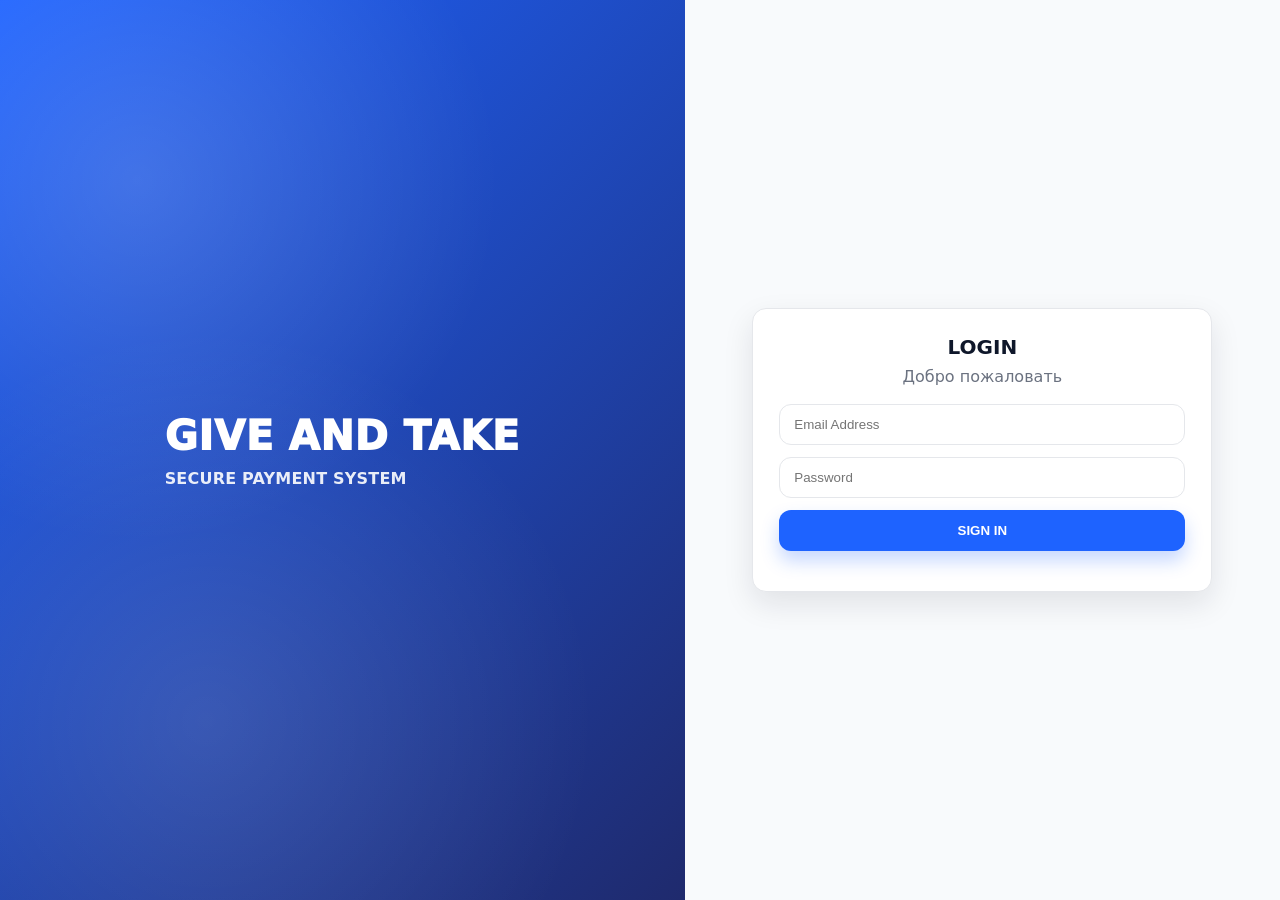
<file: index.html>
<!doctype html>
<html lang="ru">
  <head>
    <meta charset="UTF-8" />
    <meta name="viewport" content="width=device-width, initial-scale=1.0" />
    <title data-title="brand.name">Give And Take — Login</title>
    <link rel="stylesheet" href="./assets/styles.css" />
  </head>
  <body>
    <div class="login-shell">
      <section class="login-left">
        <div>
          <div class="logo" data-t="brand.name">GIVE AND TAKE</div>
          <div class="tag" data-t="brand.tagline">SECURE PAYMENT SYSTEM</div>
        </div>
      </section>

      <section class="login-right">
        <div class="card login-card">
          <h2 data-t="login.title">LOGIN</h2>
          <div class="sub" data-t="login.welcome">Добро пожаловать</div>

          <form id="loginForm" class="stack" autocomplete="on">
            <input class="input" name="email" type="email" data-ph="login.emailPlaceholder" placeholder="Email Address" required />
            <input class="input" name="password" type="password" data-ph="login.passwordPlaceholder" placeholder="Password" required />
            <button class="btn" type="submit" style="width: 100%" data-t="login.signIn">SIGN IN</button>
            <div id="msg" class="error" style="display:none"></div>
          </form>

          <div class="muted" style="margin-top: 14px; font-size: 12px; line-height: 1.4">
          </div>
        </div>
      </section>
    </div>

    <script type="module">
      import { applyContent, getSession, loginWithTxt } from './assets/app.js';

      await applyContent();

      const existing = getSession();
      if (existing) window.location.href = './home.html';

      const form = document.getElementById('loginForm');
      const msg = document.getElementById('msg');

      function showError(text) {
        msg.textContent = text;
        msg.style.display = 'block';
      }

      form.addEventListener('submit', async (e) => {
        e.preventDefault();
        msg.style.display = 'none';
        const fd = new FormData(form);
        const email = String(fd.get('email') || '').trim();
        const password = String(fd.get('password') || '');

        try {
          const res = await loginWithTxt(email, password);
          if (!res.ok) return showError(res.message);
          window.location.href = './home.html';
        } catch (err) {
          showError(err?.message || 'Ошибка входа');
        }
      });
    </script>
  </body>
</html>
</file>
<file: assets/styles.css>
:root{
  --bg:#f5f7fb;
  --panel:#ffffff;
  --muted:#6b7280;
  --text:#0f172a;
  --primary:#1e63ff;
  --primary-2:#1451e6;
  --border:#e5e7eb;
  --shadow:0 12px 30px rgba(15, 23, 42, .10);
  --radius:14px;
}
*{box-sizing:border-box}
html,body{height:100%}
body{
  margin:0;
  font-family: ui-sans-serif, system-ui, -apple-system, Segoe UI, Roboto, Arial, "Apple Color Emoji","Segoe UI Emoji";
  color:var(--text);
  background:var(--bg);
}
a{color:inherit;text-decoration:none}
.container{max-width:1100px;margin:0 auto;padding:24px}
.btn{
  display:inline-flex;align-items:center;justify-content:center;gap:10px;
  padding:12px 18px;border-radius:12px;border:1px solid transparent;
  background:var(--primary);color:#fff;font-weight:700;cursor:pointer;
  box-shadow:0 10px 18px rgba(30,99,255,.25);
}
.btn:hover{background:var(--primary-2)}
.btn.secondary{background:#eef2ff;color:#1e3a8a;border-color:#dbeafe;box-shadow:none}
.btn.danger{background:#ef4444}
.btn.danger:hover{background:#dc2626}
.input{
  width:100%;
  padding:12px 14px;
  border:1px solid var(--border);
  border-radius:12px;
  outline:none;
  background:#fff;
}
.input:focus{border-color:#93c5fd;box-shadow:0 0 0 4px rgba(147,197,253,.35)}
.card{
  background:var(--panel);
  border:1px solid var(--border);
  border-radius:var(--radius);
  box-shadow:var(--shadow);
}
.grid{display:grid;gap:16px}
.grid.cols-2{grid-template-columns:repeat(2,minmax(0,1fr))}
.muted{color:var(--muted)}
.pill{
  font-size:12px;font-weight:700;
  padding:6px 10px;border-radius:999px;
  background:#eef2ff;color:#1e3a8a;
  border:1px solid #dbeafe;
}
.layout{display:grid;grid-template-columns:260px 1fr;min-height:100vh}
.sidebar{
  background:#fff;
  border-right:1px solid var(--border);
  padding:22px 16px;
}
.brand{
  font-weight:900;letter-spacing:.4px;
  font-size:20px;margin:6px 10px 18px;
}
.nav{display:flex;flex-direction:column;gap:6px;margin-top:10px}
.nav a{
  display:flex;align-items:center;justify-content:space-between;
  padding:10px 12px;border-radius:12px;color:#334155;
}
.nav a:hover{background:#f1f5f9}
.nav a.active{background:#eef2ff;color:#1e3a8a}
.nav .left{display:flex;align-items:center;gap:10px}
.nav .icon{
  width:26px;height:26px;border-radius:8px;
  display:grid;place-items:center;
  background:#f1f5f9;border:1px solid #e2e8f0;
  font-size:13px;
}
.content{display:flex;flex-direction:column}
.topbar{
  background:#fff;border-bottom:1px solid var(--border);
  padding:14px 22px;display:flex;align-items:center;justify-content:space-between;
}
.topbar .right{display:flex;align-items:center;gap:14px}
.topbar .logout{
  font-size:12px;font-weight:800;
  padding:8px 10px;border-radius:10px;border:1px solid #fecaca;
  background:#fff;color:#b91c1c;cursor:pointer;
}
.mobile-nav-toggle{display:none}
.page{padding:22px}
.page h1{margin:0 0 14px;font-size:22px}
.stats{display:grid;gap:14px;grid-template-columns:repeat(2,minmax(0,1fr));max-width:520px}
.stat{
  padding:14px 14px;border-radius:14px;
  border:1px solid var(--border);background:#fff;
}
.stat .k{font-size:12px;color:var(--muted);font-weight:700}
.stat .v{font-size:26px;font-weight:900;margin-top:6px;color:var(--primary)}
.table{
  width:100%;
  border-collapse:separate;border-spacing:0;
  overflow:hidden;border-radius:14px;
  border:1px solid var(--border);
  background:#fff;
}
.table th,.table td{
  text-align:left;
  padding:12px 12px;
  border-bottom:1px solid var(--border);
  font-size:13px;
}
.table th{color:#475569;background:#f8fafc;font-weight:900;font-size:12px}
.table tr:last-child td{border-bottom:none}
.tabs{display:flex;gap:10px;flex-wrap:wrap}
.tab{
  padding:10px 12px;border-radius:12px;
  background:#fff;border:1px solid var(--border);
  font-weight:900;font-size:12px;color:#334155;cursor:pointer;
}
.tab.active{background:#eef2ff;border-color:#dbeafe;color:#1e3a8a}
.modal-backdrop{
  position:fixed;inset:0;background:rgba(15,23,42,.55);
  display:none;align-items:center;justify-content:center;
  padding:18px;
}
.modal-backdrop.open{display:flex}
.modal{
  width:min(620px, 100%);
  background:#fff;border-radius:18px;box-shadow:var(--shadow);
  border:1px solid rgba(255,255,255,.35);
}
.modal header{
  padding:14px 16px;border-bottom:1px solid var(--border);
  font-weight:1000;text-align:center;
}
.modal .body{padding:16px}
.form-grid{display:grid;gap:12px;grid-template-columns:1fr 1fr}
.form-grid .full{grid-column:1 / -1}
.actions{display:flex;gap:12px;justify-content:center;padding:16px;border-top:1px solid var(--border)}
.login-shell{
  min-height:100vh;
  display:grid;
  grid-template-columns:1.15fr 1fr;
}
.login-left{
  background: radial-gradient(circle at 20% 20%, rgba(255,255,255,.16), transparent 40%),
              radial-gradient(circle at 30% 80%, rgba(255,255,255,.12), transparent 45%),
              linear-gradient(135deg, #1e63ff, #1f2a6d);
  color:#fff;
  display:flex;
  align-items:center;
  justify-content:center;
  padding:32px;
}
.login-left .logo{
  font-weight:1000;
  font-size:40px;
  letter-spacing:.8px;
}
.login-left .tag{opacity:.9;margin-top:10px;font-weight:700;letter-spacing:.2px}
.login-right{
  background:#f8fafc;
  display:flex;align-items:center;justify-content:center;
  padding:32px;
}
.login-card{width:min(460px,100%);padding:26px}
.login-card h2{margin:0;font-size:20px;text-align:center}
.login-card .sub{margin:8px 0 18px;text-align:center;color:var(--muted)}
.login-card .stack{display:grid;gap:12px}
.error{color:#b91c1c;font-weight:800;font-size:13px;margin-top:8px}
.success{color:#047857;font-weight:800;font-size:13px;margin-top:8px}
@media (max-width: 980px){
  .layout{grid-template-columns:1fr}
  .sidebar{position:sticky;top:0;z-index:10}
  .topbar{padding:10px 14px;font-size:13px}
  .page{padding:14px}
  .login-shell{grid-template-columns:1fr}
  .login-left{min-height:220px}
  .stats{grid-template-columns:1fr}
  .form-grid{grid-template-columns:1fr}
}

@media (max-width: 640px){
  html,body{font-size:13px;overflow-x:visible}
  .layout{width:100%}
  .content{width:100%}
  .mobile-nav-toggle{
    display:inline-flex;
    align-items:center;
    justify-content:center;
    width:42px;
    height:42px;
    border-radius:12px;
    border:1px solid var(--border);
    background:#fff;
    cursor:pointer;
    font-weight:1000;
    line-height:1;
  }

  /* topbar всегда сверху */
  .topbar{
    position:fixed;
    top:env(safe-area-inset-top);
    left:0;
    right:0;
    z-index:150;
  }
  .content{padding-top:calc(64px + env(safe-area-inset-top))}

  /* mobile nav (без fixed-оверлея, но чтобы не сдвигал верстку) */
  .sidebar{
    display:none;
    position:relative;
    z-index:auto;
    left:auto;
    right:auto;
    top:auto;
    background:#fff;
    border-right:none;
    border-bottom:1px solid var(--border);
    padding:12px 10px;
    max-height:none;
    overflow:visible;
    overflow-x:hidden;
    width:100%;
  }
  .sidebar.open{display:block}

  .brand{font-size:18px;margin:4px 6px 10px}
  .nav{
    flex-direction:column;
    gap:6px;
    padding-bottom:8px;
    margin-top:10px;
  }
  .nav a{
    justify-content:flex-start;
    padding:10px 12px;
    width:100%;
  }
  .nav .left{gap:10px}
  .nav a .left{gap:10px}
  .nav .icon{
    width:34px;height:34px;border-radius:12px;
    font-size:14px;
  }

  /* показываем текст рядом с иконками (чтобы было видно "Баланс", "Настройки" и т.д.) */
  .nav a .left{font-size:13px}
  .nav a .left > span[data-t]{display:inline}

  /* не даём "nowrap" из inline-style раздувать ширину */
  [style*="white-space:nowrap"]{white-space:normal !important}

  /* принудительно делаем вертикальную компоновку для инлайновых grid-контейнеров
     только внутри обычного контента, НЕ ломая модальные формы */
  .page [style*="grid-template-columns"]{grid-template-columns:1fr !important}

  /* убираем описание бренда в меню */
  .sidebar .muted[data-t]{display:none}

  /* flex-wrap нужен для коротких экранов */
  .topbar{flex-wrap:wrap; border-bottom:1px solid var(--border)}
  .page{padding:12px}
  .topbar{padding:10px 12px}
  .page{width:100%}
  .topbar .muted{
    max-width:100%;
    overflow:visible;
    text-overflow:clip;
    white-space:normal;
    font-size:13px;
  }
  .topbar .right{gap:8px}
  .topbar .logout{padding:8px 10px;font-size:11px;min-height:34px}
  .btn{padding:10px 12px;font-size:13px;min-height:40px}
  .input{padding:10px 12px}

  /* На телефоне уменьшаем крупные значения, заданные inline в некоторых страницах */
  [style*="font-size:28px"]{font-size:22px !important}
  [style*="font-size:26px"]{font-size:20px !important}
  [style*="font-size:22px"]{font-size:18px !important}

  /* Упорядочиваем типографику в стандартных блоках */
  .page h1{font-size:18px !important; margin:0 0 12px}
  .stat .v{font-size:20px}
  .stats{gap:12px}

  .table{
    display:table;
    width:100%;
    max-width:100%;
    overflow-x:auto;
    border-radius:12px;
    table-layout:auto;
  }
  .table th,.table td{
    padding:6px 6px;
    font-size:10px;
    white-space:normal;
    overflow-wrap:normal;
    word-break:normal;
    line-height:1.15;
    vertical-align:top;
  }

  /* Точечная настройка для "Купля" (много колонок -> фиксируем раскладку таблицы) */
  body[data-page="purchases"] .table{
    table-layout:auto;
  }
  body[data-page="purchases"] .table th,
  body[data-page="purchases"] .table td{
    padding:4px 3px;
    font-size:9px;
    overflow-wrap:normal;
    word-break:keep-all;
    line-height:1.05;
  }

  /* Жёсткий override: если остался data-responsive-table="true",
     не превращаем td в flex (иначе текст слипается/становится вертикальным). */
  .table[data-responsive-table="true"]{
    display:table !important;
    table-layout:auto !important;
    overflow-x:hidden !important;
  }
  .table[data-responsive-table="true"] thead{
    display:table-header-group !important;
  }
  .table[data-responsive-table="true"] tbody tr{
    display:table-row !important;
  }
  .table[data-responsive-table="true"] tbody td{
    display:table-cell !important;
    gap:0 !important;
    justify-content:initial !important;
    align-items:initial !important;
    flex:initial !important;
    padding:6px 6px !important;
    white-space:normal !important;
    overflow-wrap:normal !important;
    word-break:normal !important;
    hyphens:none !important;
    border-bottom:1px solid var(--border) !important;
  }
  .table[data-responsive-table="true"] tbody td::before{
    content:none !important;
    display:none !important;
  }

  /* Карточный вид таблиц на телефоне */
  .table[data-responsive-table="true"]{
    /* legacy - override comes below */
    display:block;
    overflow-x:hidden;
    table-layout:auto;
  }
  .table[data-responsive-table="true"] thead{
    display:none;
  }
  .table[data-responsive-table="true"] tbody tr{
    display:block;
    border-bottom:1px solid var(--border);
  }
  .table[data-responsive-table="true"] tbody tr:last-child{
    border-bottom:none;
  }
  .table[data-responsive-table="true"] tbody td{
    display:flex;
    gap:10px;
    justify-content:space-between;
    align-items:flex-start;
    padding:10px 10px;
    border-bottom:1px solid rgba(229,231,235,.9);
    font-size:12px;
    white-space:normal;
    overflow-wrap:normal;
    word-break:normal;
    hyphens:none;
  }
  /* Если одна ячейка закрывает всю строку (No data / No message),
     возвращаем обычный блочный рендер и убираем label-псевдоэлемент */
  .table[data-responsive-table="true"] tbody td[colspan]{
    display:block !important;
    gap:0 !important;
    justify-content:initial !important;
    align-items:initial !important;
    padding:22px 10px !important;
    text-align:center;
    flex:unset !important;
    width:100% !important;
    color:var(--text) !important;
    overflow:visible !important;
    line-height:1.4 !important;
    font-size:13px !important;
  }
  .table[data-responsive-table="true"] tbody td[colspan]::before{
    display:none !important;
    content:none !important;
  }
  .table[data-responsive-table="true"] tbody td:last-child{
    border-bottom:none;
  }
  .table[data-responsive-table="true"] tbody td::before{
    content:attr(data-label);
    font-weight:900;
    color:#475569;
    flex:0 0 48%;
    line-height:1.25;
    white-space:normal;
    overflow-wrap:normal;
    word-break:normal;
    hyphens:none;
  }
  .table[data-responsive-table="true"] tbody td[data-label=""]::before{
    content:none;
  }

  /* Точно убираем псевдоэлемент для colspan (иначе может влиять на видимость контента) */
  /* (дубликаты ниже не нужны, но пусть остаются безопасными) */

  /* Табуляция (вкладки) */
  .tabs{
    display:grid;
    grid-template-columns:1fr 1fr;
    gap:10px;
    width:100%;
  }
  .tab{
    font-size:11px;
    padding:8px 10px;
    line-height:1.2;
    white-space:normal;
    overflow-wrap:normal;
    word-break:normal;
    text-align:center;
    width:100%;
    box-sizing:border-box;
  }

  /* Модалка поверх topbar и с прокруткой, чтобы поля не "обрезались" */
  .modal-backdrop{
    z-index:200;
    align-items:flex-start;
    padding:72px 12px 18px;
  }
  .modal{
    max-height:calc(100vh - 90px);
    overflow:auto;
  }

  /* FINAL override: если где-то остался data-responsive-table="true",
     возвращаем нормальную таблицу (чтобы td не становились flex и не рвало/делало вертикальным текст). */
  .table[data-responsive-table="true"]{
    display:table !important;
    table-layout:auto !important;
    overflow-x:hidden !important;
  }
  .table[data-responsive-table="true"] thead{
    display:table-header-group !important;
  }
  .table[data-responsive-table="true"] tbody tr{
    display:table-row !important;
  }
  .table[data-responsive-table="true"] tbody td{
    display:table-cell !important;
    gap:0 !important;
    flex:initial !important;
    justify-content:initial !important;
    align-items:initial !important;
    padding:6px 6px !important;
    overflow-wrap:normal !important;
    word-break:normal !important;
    white-space:normal !important;
    hyphens:none !important;
  }
  .table[data-responsive-table="true"] tbody td::before{
    content:none !important;
    display:none !important;
  }

  /* GLOBAL FINAL TABLE OVERRIDE (чтобы никогда не пропадал текст и не появлялся "vertical/flex" режим) */
  .table, .table[data-responsive-table="true"]{
    display:table !important;
    width:100% !important;
    overflow-x:visible !important;
    overflow-y:visible !important;
    table-layout:auto !important;
  }
  .table thead, .table[data-responsive-table="true"] thead{
    display:table-header-group !important;
  }
  .table tbody, .table[data-responsive-table="true"] tbody{
    display:table-row-group !important;
  }
  .table tr, .table[data-responsive-table="true"] tr{
    display:table-row !important;
  }
  .table th, .table td, .table[data-responsive-table="true"] th, .table[data-responsive-table="true"] td{
    display:table-cell !important;
    white-space:normal !important;
    overflow-wrap:normal !important;
    word-break:normal !important;
  }
  .table td::before{
    content:none !important;
    display:none !important;
  }
}
</file>
